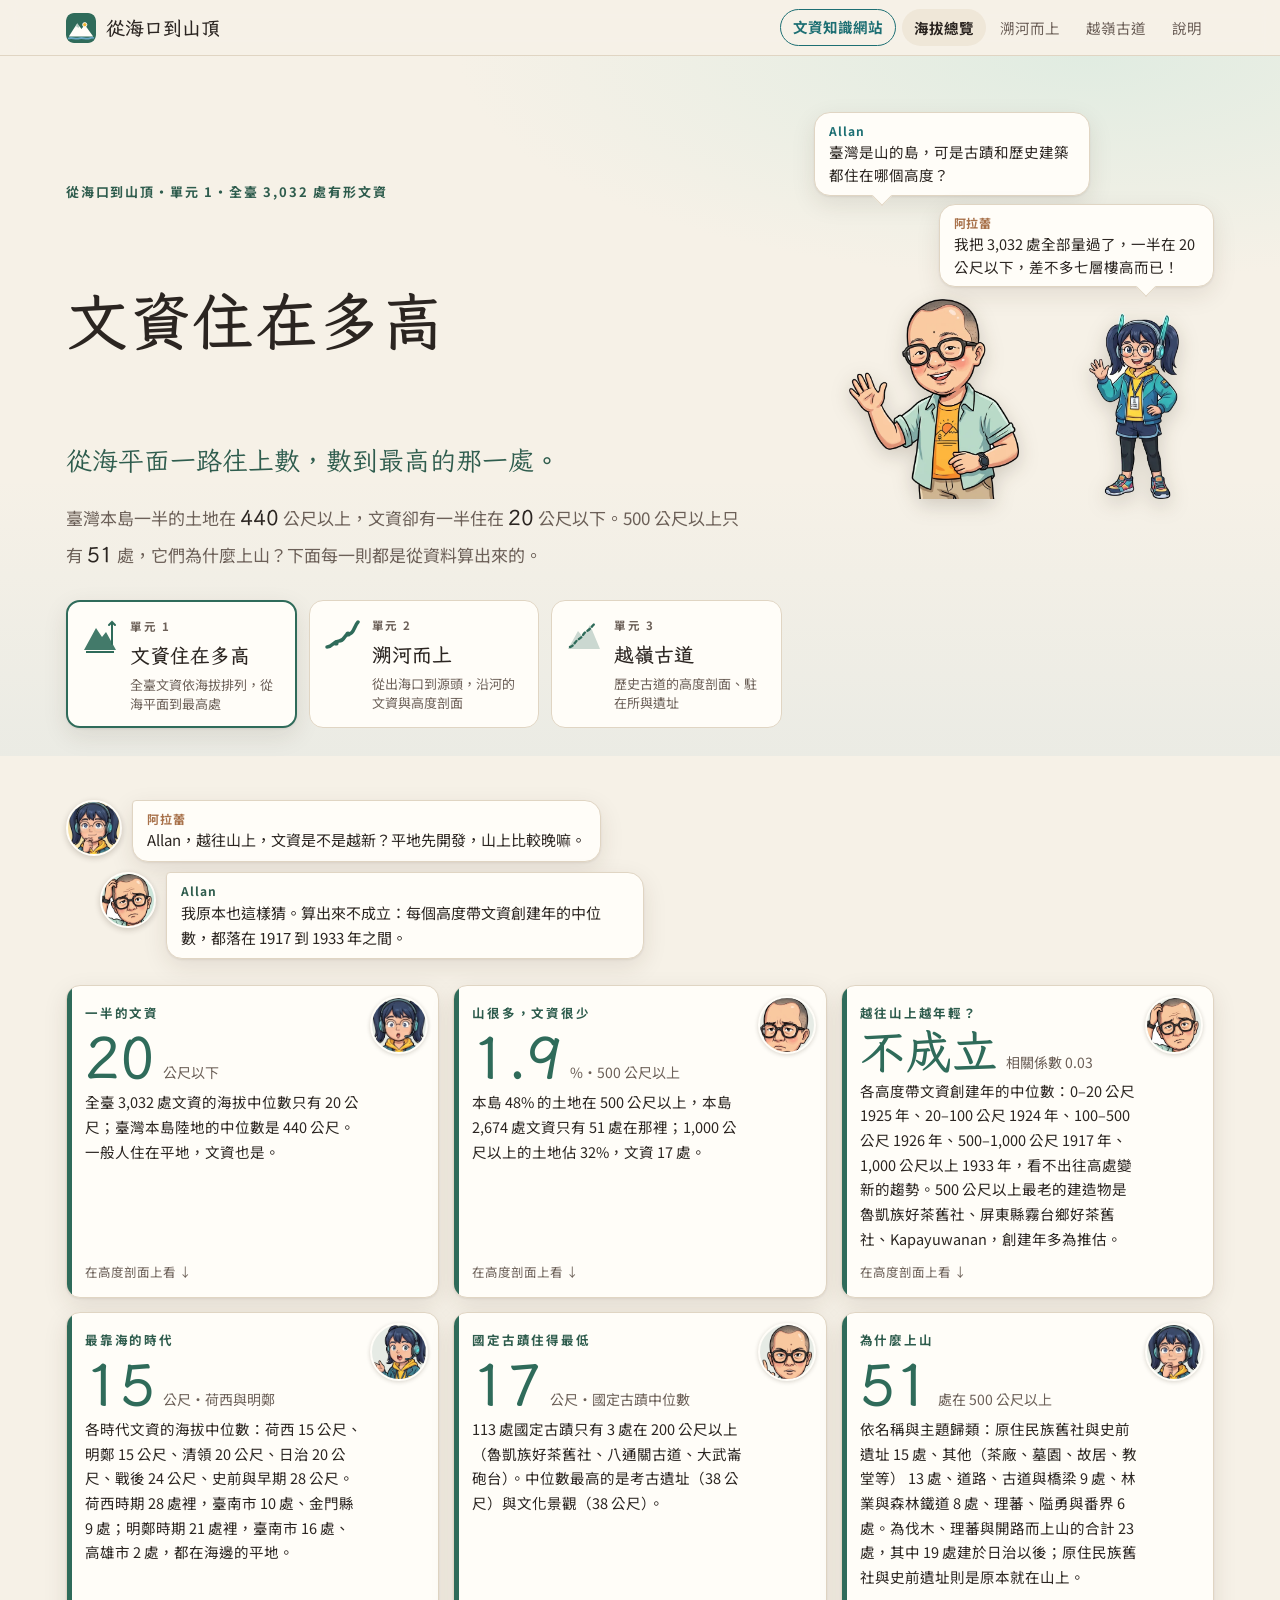
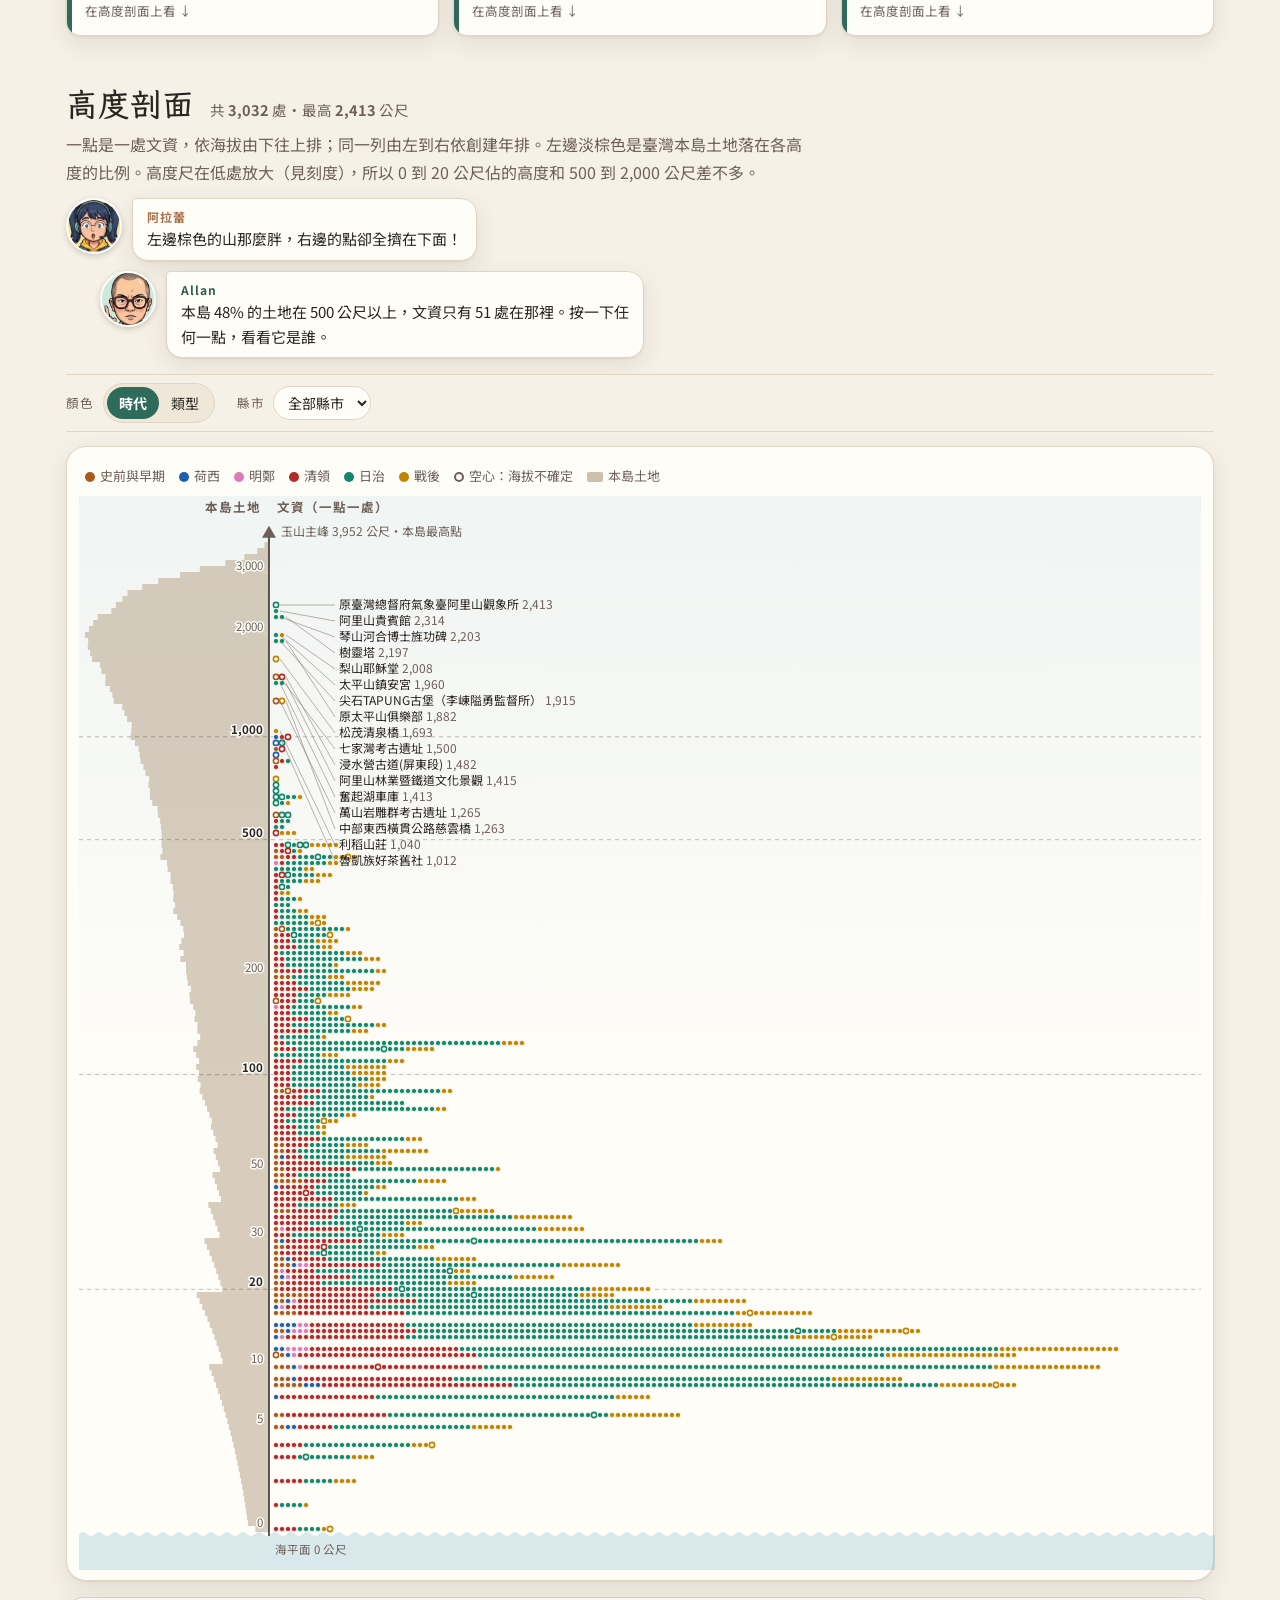
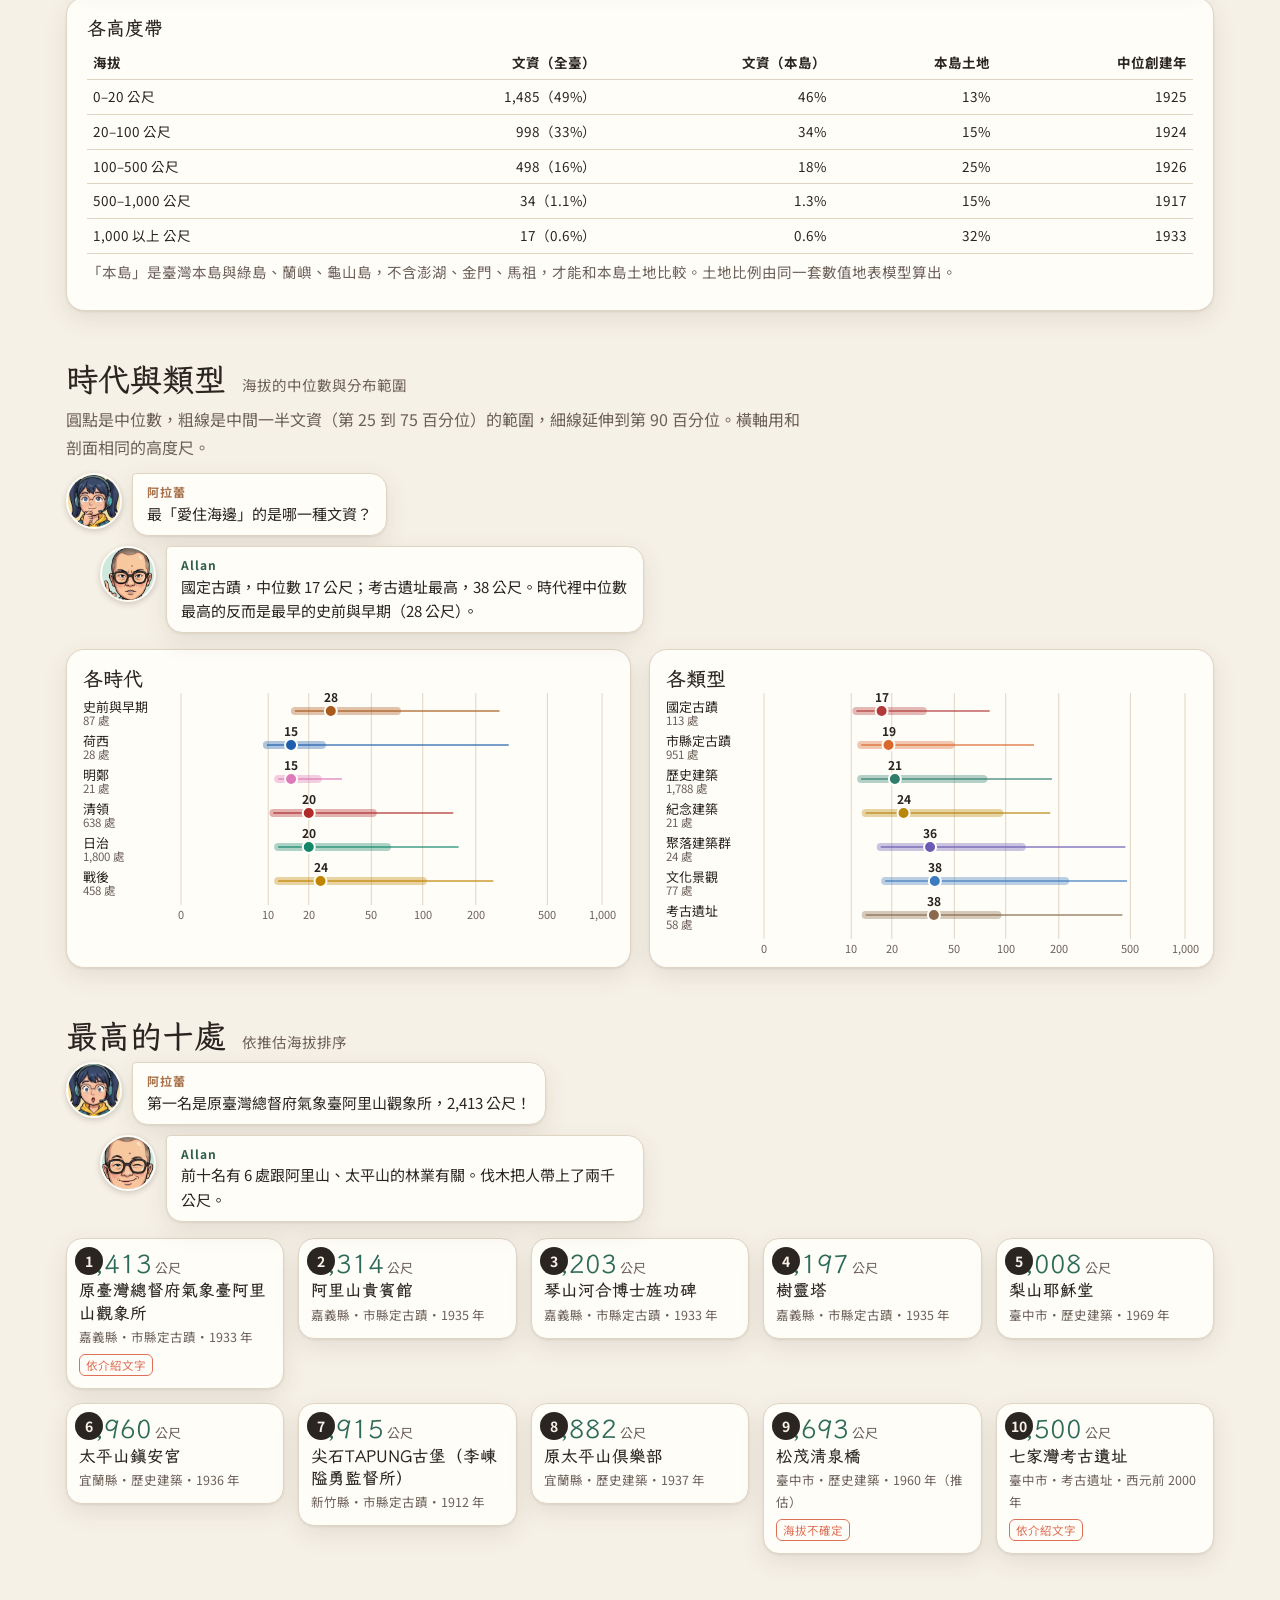
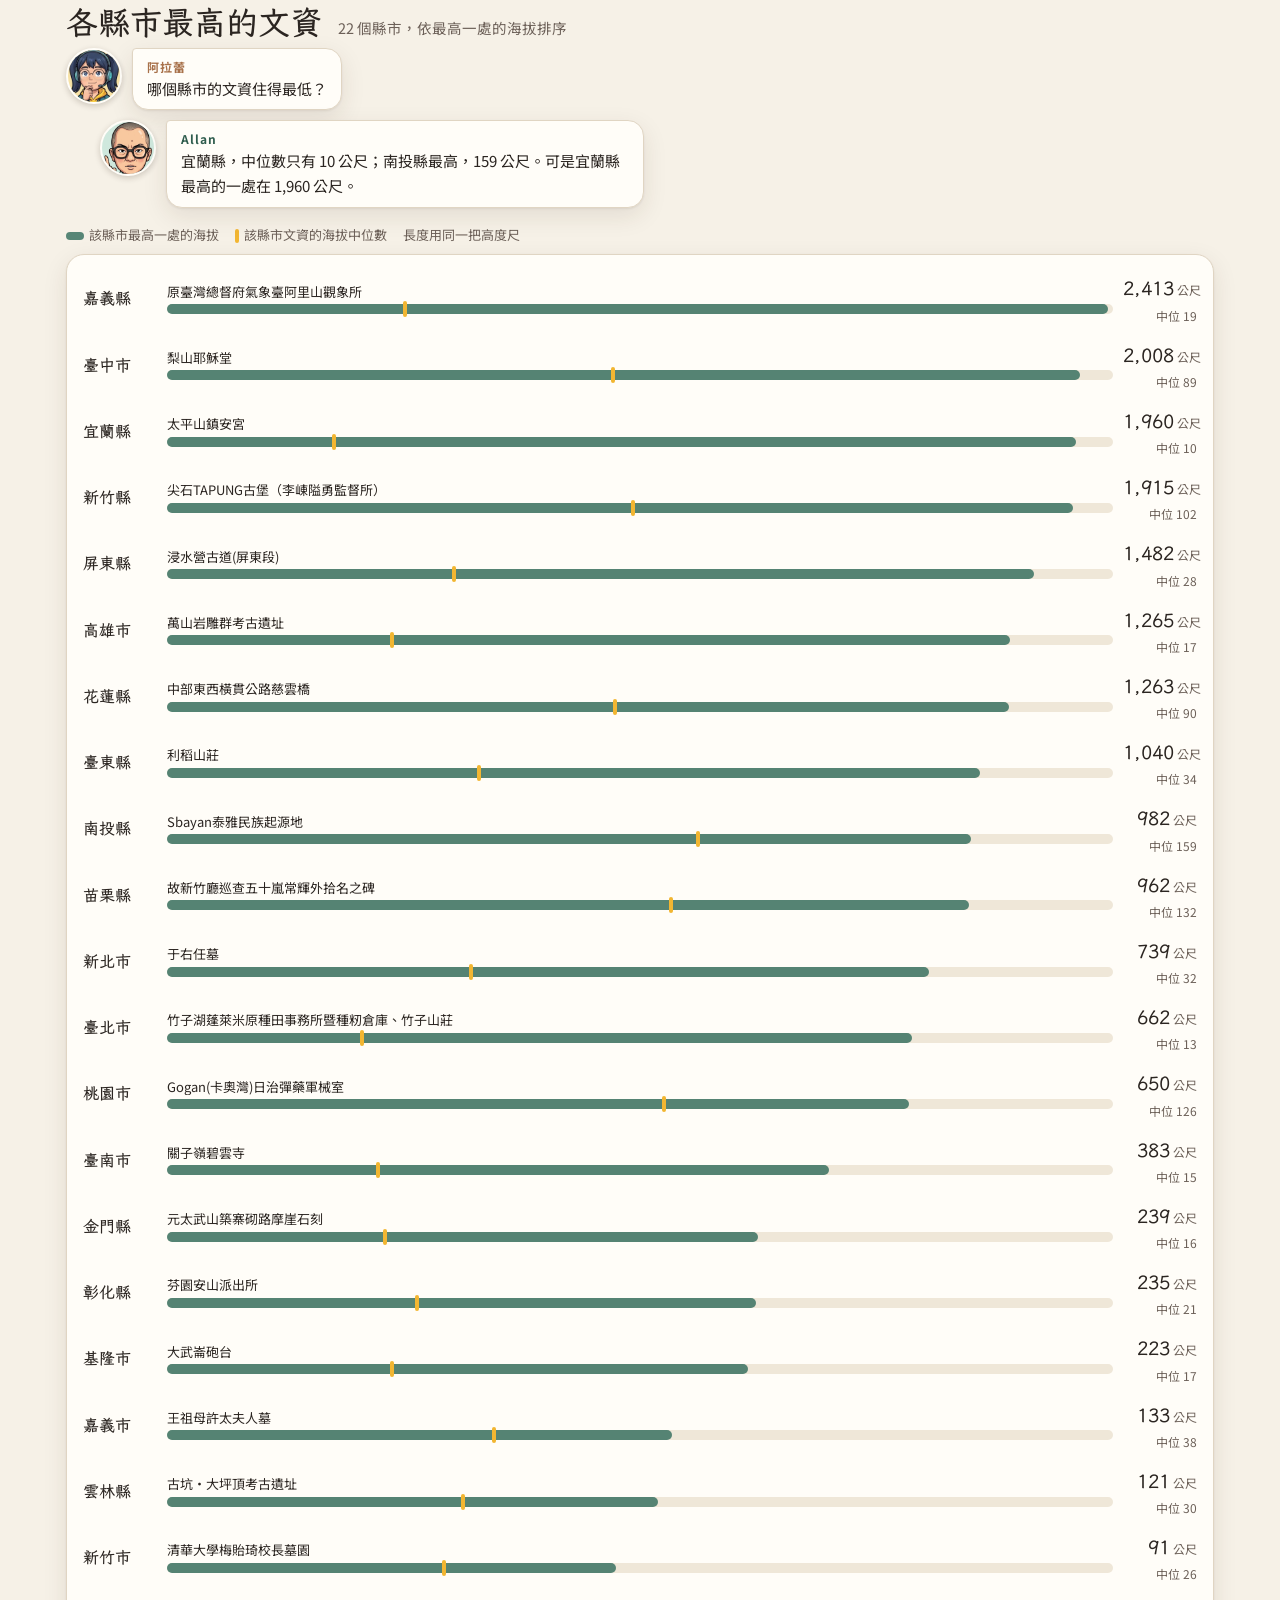
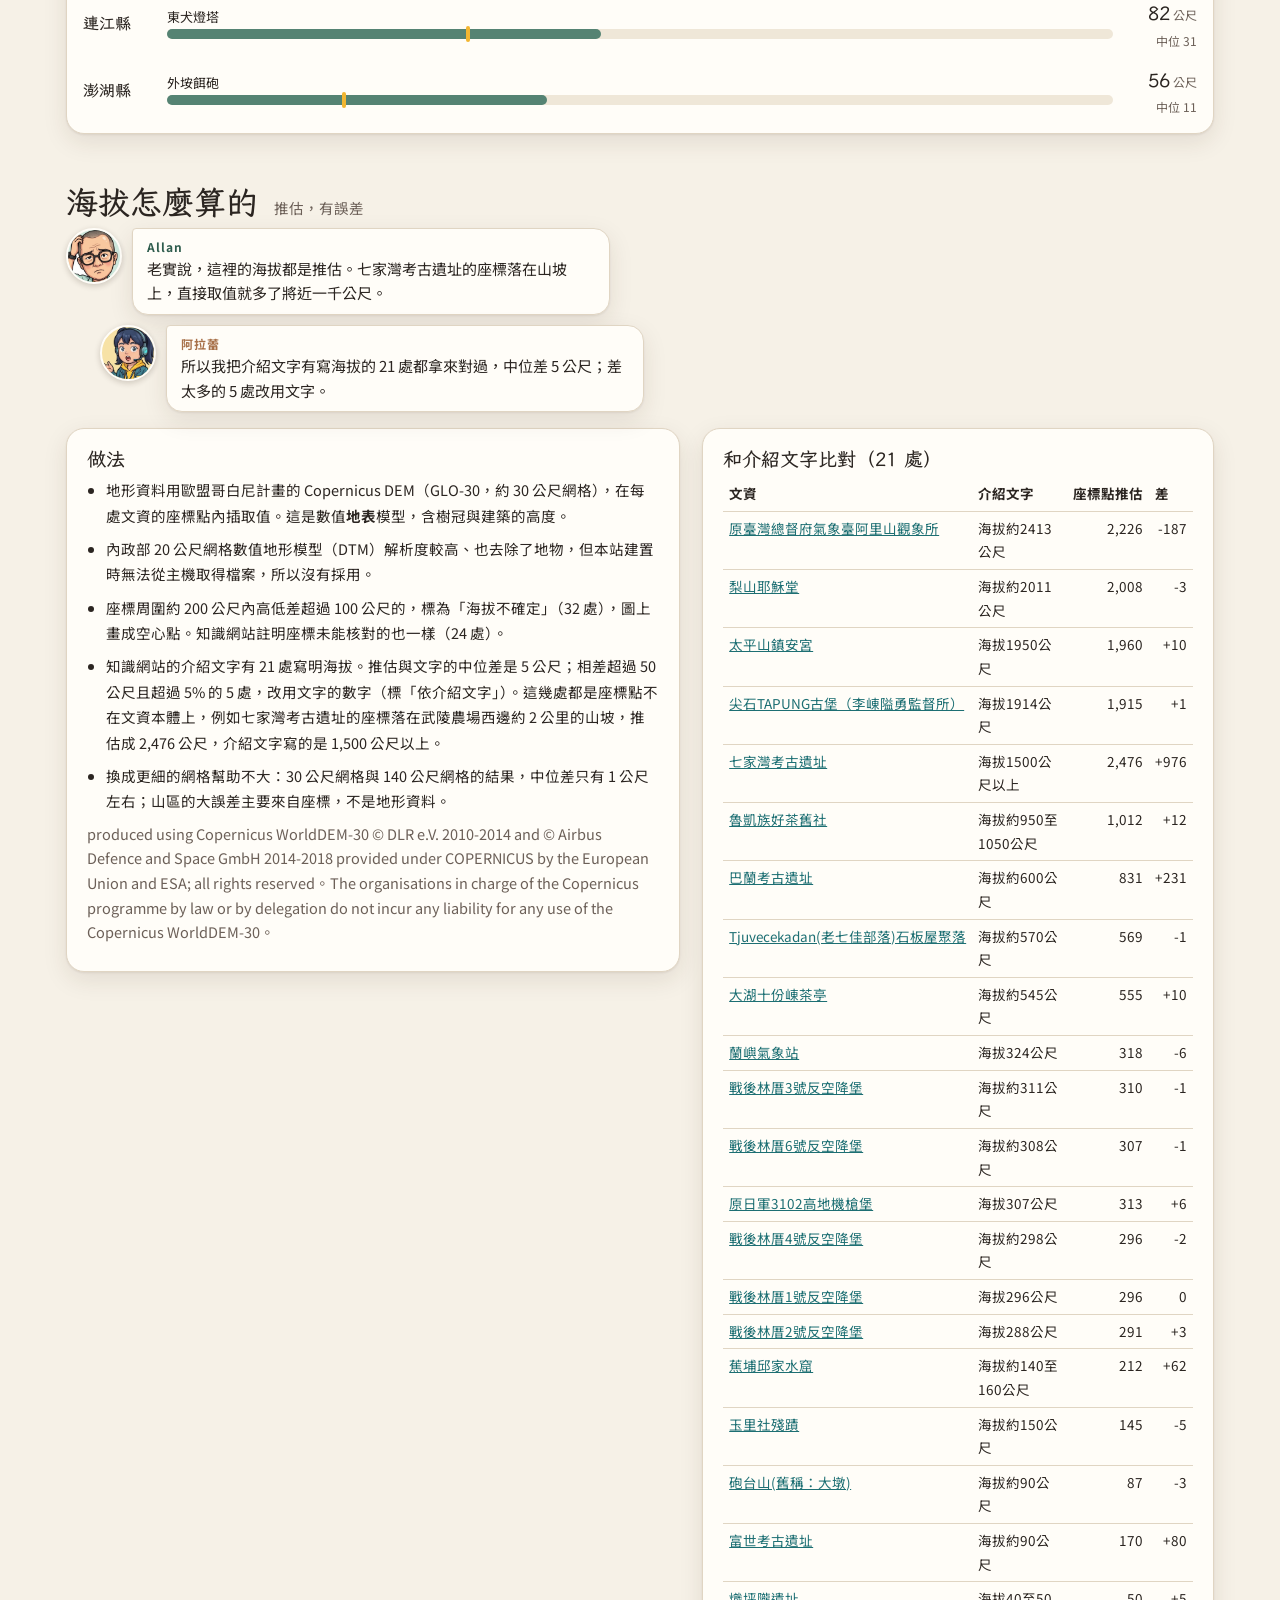
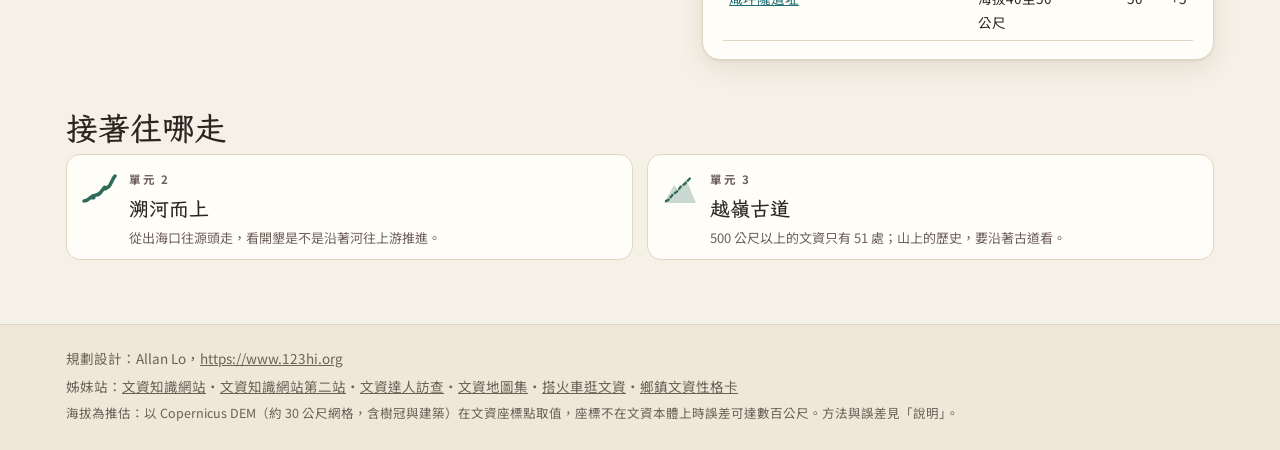
<file: index.html>
<!doctype html>
<html lang="zh-Hant-TW">
<head>
<meta charset="utf-8">
<meta name="viewport" content="width=device-width, initial-scale=1, viewport-fit=cover">
<title>從海口到山頂｜Allan 和阿拉蕾陪你看文資住在多高</title>
<meta name="description" content="全臺 3,032 處有形文化資產依海拔排列：一半住在 20 公尺以下，500 公尺以上只有 51 處。從資料看文資為什麼上山。">
<meta property="og:type" content="website">
<meta property="og:site_name" content="從海口到山頂">
<meta property="og:title" content="從海口到山頂：文資住在多高">
<meta property="og:description" content="全臺 3,032 處有形文化資產依海拔排列：一半住在 20 公尺以下，500 公尺以上只有 51 處。">
<meta property="og:url" content="https://cultural-ascent.123hi.org/">
<meta property="og:image" content="https://cultural-ascent.123hi.org/assets/og.png">
<meta property="og:image:width" content="1200">
<meta property="og:image:height" content="630">
<meta property="og:image:alt" content="Allan 和阿拉蕾站在山的剪影旁，標題：從海口到山頂，文資住在多高">
<meta property="og:locale" content="zh_TW">
<meta name="twitter:card" content="summary_large_image">
<meta name="theme-color" content="#f6f1e7" media="(prefers-color-scheme: light)">
<meta name="theme-color" content="#17130f" media="(prefers-color-scheme: dark)">
<link rel="icon" href="assets/icon.svg" type="image/svg+xml">
<link rel="preconnect" href="https://fonts.googleapis.com">
<link rel="preconnect" href="https://fonts.gstatic.com" crossorigin>
<link rel="stylesheet" href="https://fonts.googleapis.com/css2?family=LXGW+WenKai+TC:wght@400;700&family=Noto+Sans+TC:wght@400;500;700&display=swap">
<link rel="stylesheet" href="assets/css/ascent.css">
<link rel="stylesheet" href="assets/css/trail.css">
<link rel="stylesheet" href="assets/css/river.css">
</head>
<body>
<a class="skip" href="#app">跳到主要內容</a>
<header class="top">
  <div class="wrap top-in">
    <a class="brand" href="#/"><img src="assets/icon.svg" alt="" width="30" height="30"><span>從海口到山頂</span></a>
    <nav class="top-nav" aria-label="主選單">
      <a class="home-link" href="https://cultural.123hi.org/" title="Allan Lo 和你逛文化：各縣市的文資知識網站">文資知識網站</a>
      <a href="#/" data-nav="home">海拔<span class="nx">總覽</span></a>
      <a href="#/river" data-nav="river"><span class="nx">溯河而上</span><span class="ns">河流</span></a>
      <a href="#/trail" data-nav="trail"><span class="nx">越嶺</span>古道</a>
      <a href="#/about" data-nav="about">說明</a>
    </nav>
  </div>
</header>
<main id="app" tabindex="-1"><p class="loading wrap">從海平面出發中…</p></main>
<dialog id="dlg" class="dlg" aria-label="文資卡片"></dialog>
<footer class="foot">
  <div class="wrap foot-in">
    <p>規劃設計：Allan Lo，<a href="https://www.123hi.org" target="_blank" rel="noopener">https://www.123hi.org</a></p>
    <p class="foot-sis">姊妹站：<a href="https://cultural.123hi.org/" target="_blank" rel="noopener">文資知識網站</a>・<a href="https://cultural2.123hi.org/" target="_blank" rel="noopener">文資知識網站第二站</a>・<a href="https://cultural-visit.123hi.org/" target="_blank" rel="noopener">文資達人訪查</a>・<a href="https://cultural-atlas.123hi.org/" target="_blank" rel="noopener">文資地圖集</a>・<a href="https://cultural-rail.123hi.org/" target="_blank" rel="noopener">搭火車逛文資</a>・<a href="https://cultural-town.123hi.org/" target="_blank" rel="noopener">鄉鎮文資性格卡</a></p>
    <p class="foot-note">海拔為推估：以 Copernicus DEM（約 30 公尺網格，含樹冠與建築）在文資座標點取值，座標不在文資本體上時誤差可達數百公尺。方法與誤差見「說明」。</p>
  </div>
</footer>
<script src="assets/js/ascent.js" defer></script>
</body>
</html>
</file>
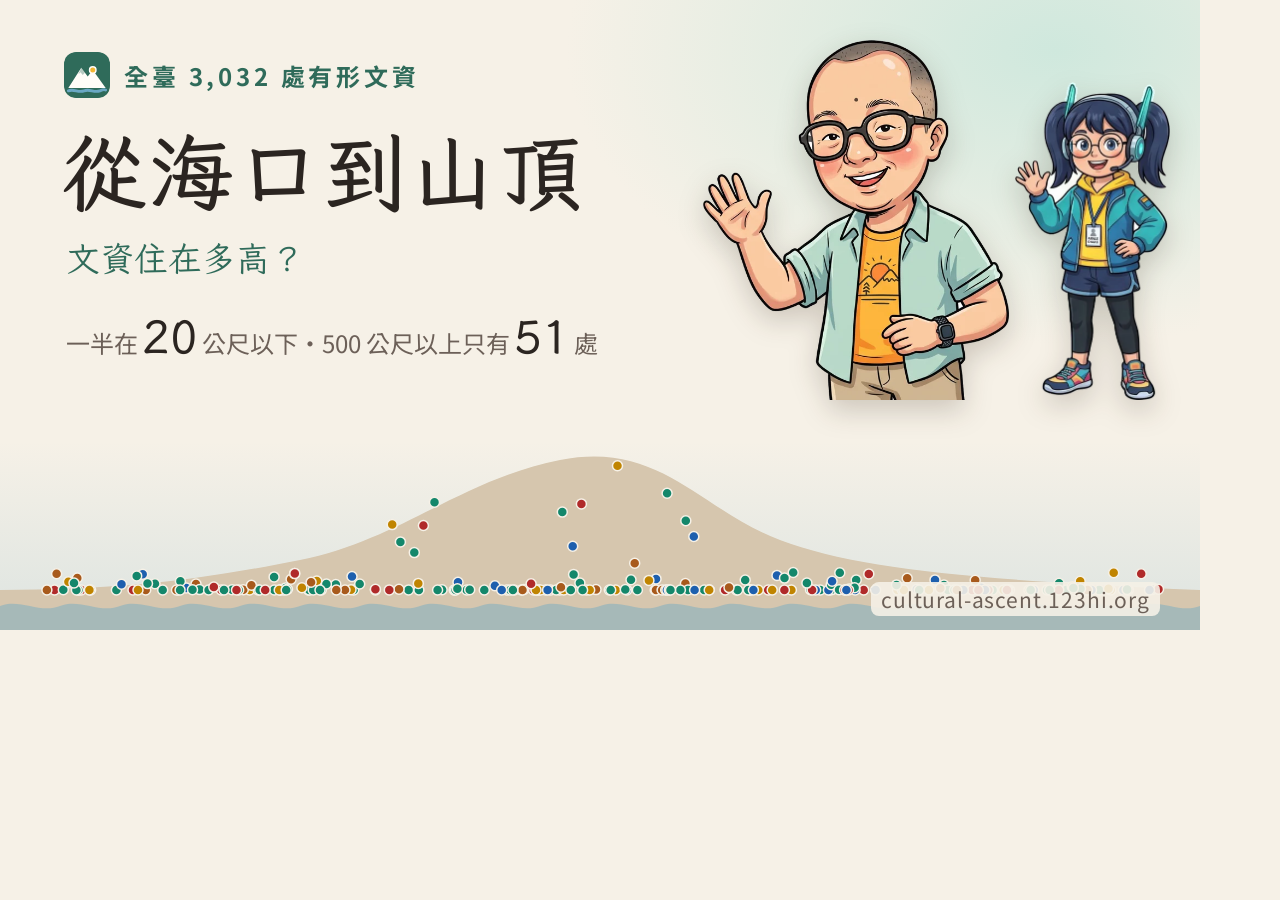
<file: tools/og.html>
<!doctype html><html lang="zh-Hant-TW"><head><meta charset="utf-8">
<!-- 分享縮圖原稿：用瀏覽器以 1200×630 開啟後截圖，存成 assets/og.png。數字改了要跟著改。 -->
<link rel="stylesheet" href="https://fonts.googleapis.com/css2?family=LXGW+WenKai+TC:wght@400;700&family=Noto+Sans+TC:wght@400;500;700&display=swap">
<style>
*{box-sizing:border-box;margin:0}
body{width:1200px;height:630px;overflow:hidden;background:#f6f1e7;font-family:"Noto Sans TC",sans-serif;color:#2b2521;position:relative}
.bg{position:absolute;inset:0;background:radial-gradient(700px 420px at 88% 8%,#cfe8dd,transparent 70%),linear-gradient(180deg,transparent 70%,rgba(106,168,196,.18))}
.k{position:absolute;left:64px;top:52px;font-size:24px;font-weight:700;letter-spacing:.16em;color:#2f6b5a;display:flex;align-items:center;gap:14px}
.k img{width:46px;height:46px;border-radius:12px}
h1{position:absolute;left:62px;top:122px;font-family:"LXGW WenKai TC",serif;font-weight:700;font-size:84px;line-height:1.2;letter-spacing:.04em}
.sub{position:absolute;left:66px;top:236px;font-family:"LXGW WenKai TC",serif;font-size:34px;color:#2f6b5a}
.big{position:absolute;left:66px;top:300px;font-size:24px;color:#6c6058;line-height:1.6}
.big b{font-family:"LXGW WenKai TC",serif;font-size:46px;color:#2b2521;margin:0 4px}
.chars{position:absolute;right:30px;top:40px;display:flex;align-items:flex-end;gap:6px;z-index:2}
.chars img{height:360px;filter:drop-shadow(0 10px 14px rgba(40,25,10,.2))}
.chars img+img{height:318px}
svg{position:absolute;left:0;bottom:0}
.url{position:absolute;right:40px;bottom:14px;background:rgba(246,241,231,.9);padding:2px 10px;border-radius:8px;font-size:21px;color:#6c6058;letter-spacing:.04em;z-index:3}
</style></head><body><div class="bg"></div>
<div class="k"><img src="../assets/icon.svg">全臺 3,032 處有形文資</div>
<h1>從海口到山頂</h1>
<p class="sub">文資住在多高？</p>
<p class="big">一半在<b>20</b>公尺以下・500 公尺以上只有<b>51</b>處</p>
<div class="chars"><img src="../assets/characters/allan-wave.webp"><img src="../assets/characters/arale-wave.webp"></div>
<svg width="1200" height="190" viewBox="0 0 1200 190" id="m"></svg>
<span class="url">cultural-ascent.123hi.org</span>
<script>
/* 山的剪影＋山腳密、山頂稀的文資點（示意） */
var s='<path d="M0 190V150C120 150 200 140 300 120S460 40 560 20 700 70 780 100 980 140 1200 150V190Z" fill="#d6c6ae"/>';
s+='<path d="M0 166c20-8 40 8 60 0s40 8 60 0 40 8 60 0 40 8 60 0 40 8 60 0 40 8 60 0 40 8 60 0 40 8 60 0 40 8 60 0 40 8 60 0 40 8 60 0 40 8 60 0 40 8 60 0 40 8 60 0 40 8 60 0 40 8 60 0 40 8 60 0 40 8 60 0 40 8 60 0 40 8 60 0V190H0Z" fill="#6aa8c4" opacity=".45"/>';
var col=['#14876b','#b02a2a','#c08400','#14876b','#14876b','#1d5fae','#a85a1c'],r=1;
function rnd(){r=(r*9301+49297)%233280;return r/233280}
for(var i=0;i<260;i++){var x=40+rnd()*1120,y=150-Math.pow(rnd(),14)*125;var top=x<300||x>780?0:1;if(y<132&&(x<380||x>760))y=132+rnd()*16;s+='<circle cx="'+x.toFixed(1)+'" cy="'+y.toFixed(1)+'" r="5" fill="'+col[i%7]+'" stroke="#f6f1e7" stroke-width="1.5"/>'}
document.getElementById('m').innerHTML=s;
</script>
</body></html>
</file>
<file: assets/css/ascent.css>
/* 從海口到山頂 — 樣式
   基底（配色變數、深色模式、頂端列、事實卡、角色對話、文資卡片、頁尾）沿用姊妹站「搭火車逛文資」rail.css，
   兩邊的共用區塊要一起改。本站加上高度剖面與海拔色票。 */
:root {
  --paper: #f6f1e7; --paper-2: #efe7d8; --card: #fffdf8; --ink: #2b2521; --muted: #6c6058; --line: #e0d5c3;
  --hinoki: #a8714a; --hinoki-2: #d9b48f; --peach: #df6f57; --mint: #cfe8dd; --sun: #f2b632; --teal: #1d6f73;
  --shadow: 0 1px 2px rgba(60, 40, 20, .08), 0 8px 24px rgba(60, 40, 20, .10);
  --shadow-lg: 0 2px 6px rgba(60, 40, 20, .10), 0 18px 48px rgba(60, 40, 20, .18);
  --c-national: #b23a3a; --c-city: #d9692b; --c-building: #2f7d6d; --c-memorial: #b8860b; --c-cluster: #6b5bb5; --c-landscape: #3b7bbf; --c-archaeo: #8a6a4a;
  --f-display: "LXGW WenKai TC", "Kaiti TC", "BiauKai", "DFKai-SB", serif;
  --f-body: "Noto Sans TC", "PingFang TC", "Microsoft JhengHei", system-ui, sans-serif;
  --r: 14px; --hdr: 56px;
  --gl: max(16px, env(safe-area-inset-left, 0px)); --gr: max(16px, env(safe-area-inset-right, 0px));
  --lc: #2f6b5a;
  --lc-soft: color-mix(in srgb, var(--lc) 12%, var(--card));
  --lc-ink: color-mix(in srgb, var(--lc) 78%, var(--ink));
}
@media (prefers-color-scheme: dark) {
  :root {
    --paper: #17130f; --paper-2: #1e1914; --card: #241e18; --ink: #efe6da; --muted: #b5a797; --line: #3a3128;
    --hinoki: #d6a27a; --hinoki-2: #6e4f37; --peach: #f08b74; --mint: #24453a; --teal: #6cc4c4;
    --shadow: 0 1px 2px rgba(0,0,0,.4), 0 8px 24px rgba(0,0,0,.35); --shadow-lg: 0 18px 48px rgba(0,0,0,.5);
    --c-national: #e8706a; --c-city: #f0975c; --c-building: #5fbfa8; --c-memorial: #dcb04a; --c-cluster: #a497e8; --c-landscape: #78aee6; --c-archaeo: #c9a47e;
    --lc-soft: color-mix(in srgb, var(--lc) 22%, var(--card));
    --lc-ink: color-mix(in srgb, var(--lc) 55%, var(--ink));
    color-scheme: dark;
  }
  body { --lc-d: color-mix(in srgb, var(--lc) 70%, #fff); }
}
*, *::before, *::after { box-sizing: border-box; }
html { -webkit-text-size-adjust: 100%; scroll-padding-top: calc(var(--hdr) + 70px); }
body { margin: 0; background: var(--paper); color: var(--ink); font-family: var(--f-body); font-size: 16px; line-height: 1.75; -webkit-font-smoothing: antialiased; overflow-x: hidden; }
img { max-width: 100%; }
a { color: var(--teal); }
h1, h2, h3 { font-family: var(--f-display); line-height: 1.25; margin: 0; text-wrap: balance; }
p { margin: 0; }
ul, ol { margin: 0; padding: 0; list-style: none; }
button { font: inherit; color: inherit; cursor: pointer; background: none; border: 0; padding: 0; }
:focus-visible { outline: 3px solid var(--sun); outline-offset: 2px; border-radius: 6px; }
[hidden] { display: none !important; }
.sr-only { position: absolute; width: 1px; height: 1px; overflow: hidden; clip: rect(0 0 0 0); white-space: nowrap; }
.wrap { max-width: 1180px; margin: 0 auto; padding-left: var(--gl); padding-right: var(--gr); }
.skip { position: absolute; left: -999px; } .skip:focus { left: 8px; top: 8px; z-index: 99; background: var(--card); padding: 8px 12px; }
.loading { padding-top: 80px; padding-bottom: 80px; color: var(--muted); }
.hint { color: var(--muted); font-size: 13.5px; line-height: 1.7; }
.kicker { font-size: 13px; letter-spacing: .14em; color: var(--lc-ink); font-weight: 700; }
.back { display: inline-block; font-size: 14px; text-decoration: none; color: var(--muted); padding: 6px 0; }
.back:hover { color: var(--ink); }
.btn { display: inline-flex; align-items: center; justify-content: center; min-height: 40px; padding: 6px 16px; border-radius: 999px; border: 1.5px solid var(--line); background: var(--card); color: var(--ink); text-decoration: none; font-size: 14.5px; font-weight: 500; transition: transform .15s, border-color .15s; }
.btn:hover { border-color: var(--lc); transform: translateY(-1px); }
.btn-solid { background: var(--ink); color: var(--paper); border-color: var(--ink); }
.link { color: var(--teal); text-decoration: underline; font-size: inherit; }

/* 頂端列 */
.top { position: sticky; top: 0; z-index: 30; height: var(--hdr); background: color-mix(in srgb, var(--paper) 88%, transparent); backdrop-filter: blur(10px); -webkit-backdrop-filter: blur(10px); border-bottom: 1px solid var(--line); }
.top-in { height: 100%; display: flex; align-items: center; justify-content: space-between; gap: 12px; }
.brand { display: flex; align-items: center; gap: 10px; text-decoration: none; color: var(--ink); font-family: var(--f-display); font-weight: 700; font-size: 19px; white-space: nowrap; }
.brand img { border-radius: 8px; }
.top-nav { display: flex; gap: 2px; }
.top-nav a { padding: 6px 12px; border-radius: 999px; text-decoration: none; color: var(--muted); font-size: 14.5px; white-space: nowrap; }
.top-nav a.cur { color: var(--ink); background: var(--paper-2); font-weight: 700; }

/* 首頁 */
.home-hero { padding: 56px 0 28px; background: radial-gradient(900px 300px at 85% 0, color-mix(in srgb, var(--mint) 55%, transparent), transparent 70%); }
.home-hero h1 { font-size: clamp(32px, 6.2vw, 62px); letter-spacing: .02em; margin: 10px 0 8px; }
.home-sub { font-family: var(--f-display); font-size: clamp(19px, 2.6vw, 26px); color: var(--lc-ink); margin-bottom: 16px; }
.lede { max-width: 40em; font-size: 17px; color: var(--muted); }
.lede b { color: var(--ink); font-family: var(--f-display); font-size: 1.25em; }
.home-lines { padding-bottom: 56px; }
.home-lines h2 { font-size: 15px; letter-spacing: .2em; color: var(--muted); margin: 28px 0 12px; font-family: var(--f-body); }
.ln-list { display: grid; grid-template-columns: repeat(auto-fill, minmax(min(100%, 340px), 1fr)); gap: 14px; }
.ln { display: block; height: 100%; padding: 16px 18px 14px; border-radius: var(--r); background: var(--card); border: 1px solid var(--line); border-left: 6px solid var(--lc); text-decoration: none; color: var(--ink); opacity: .72; }
.ln.on { opacity: 1; box-shadow: var(--shadow); transition: transform .2s, box-shadow .2s; }
.ln.on:hover { transform: translateY(-3px); box-shadow: var(--shadow-lg); }
.ln-head { display: flex; align-items: baseline; gap: 10px; flex-wrap: wrap; }
.ln-head h3 { font-size: 24px; }
.ln-route { font-size: 13.5px; color: var(--muted); display: inline-flex; align-items: center; gap: 6px; }
.ln-route i, .plate i, .tp-route i { display: inline-block; width: 18px; height: 2px; background: currentColor; position: relative; opacity: .7; }
.ln-route i::after, .plate i::after, .tp-route i::after { content: ""; position: absolute; right: 0; top: -3px; border: 4px solid transparent; border-left-color: currentColor; border-right: 0; }
.ln-go, .ln-soon { margin-left: auto; font-size: 13px; font-weight: 700; color: var(--lc-ink); }
.ln-soon { color: var(--muted); font-weight: 400; border: 1px dashed var(--line); border-radius: 999px; padding: 0 8px; }
.strip { display: block; width: 100%; height: 28px; margin: 10px 0 6px; overflow: visible; }
.strip line { stroke: var(--lc); stroke-width: 3; opacity: .35; }
.strip circle.on { fill: var(--lc); stroke: var(--card); stroke-width: 1.5; }
.strip circle.off { fill: var(--card); stroke: var(--lc); stroke-width: 1.2; opacity: .6; }
.strip circle.hs { stroke: var(--c-national); stroke-width: 2.5; }
.ln-stat { font-size: 13.5px; color: var(--muted); }
.ln-stat b { color: var(--ink); font-family: var(--f-display); font-size: 17px; }
.ln-tease { margin-top: 8px; padding-top: 8px; border-top: 1px dashed var(--line); font-size: 14px; }
.home-lines > .hint { margin-top: 18px; }

/* 路線頁：開頭 */
.lhero { padding: 20px 0 30px; background: linear-gradient(180deg, var(--lc-soft), transparent); }
.lhero h1 { display: flex; align-items: center; gap: 18px; flex-wrap: wrap; font-size: clamp(48px, 9vw, 88px); margin: 2px 0 12px; letter-spacing: .04em; }
.plate { font-style: normal; font-family: var(--f-body); font-size: 15px; font-weight: 700; letter-spacing: .08em; display: inline-flex; align-items: center; gap: 10px; padding: 6px 14px; border-radius: 8px; background: var(--lc); color: #fff; }
.facts { display: grid; grid-template-columns: repeat(3, 1fr); gap: 14px; margin-top: 26px; }
.fact { display: flex; flex-direction: column; gap: 4px; width: 100%; height: 100%; text-align: left; padding: 16px 18px 14px; border-radius: var(--r); background: var(--card); border: 1px solid var(--line); box-shadow: var(--shadow); position: relative; overflow: hidden; transition: transform .2s, box-shadow .2s; animation: rise .5s both; animation-delay: calc(var(--i) * 70ms); }
.fact::before { content: ""; position: absolute; inset: 0 auto 0 0; width: 5px; background: var(--lc); }
.fact:hover { transform: translateY(-3px); box-shadow: var(--shadow-lg); }
.fact-k { font-size: 12.5px; letter-spacing: .14em; font-weight: 700; color: var(--lc-ink); }
.fact-big { display: flex; align-items: baseline; gap: 8px; flex-wrap: wrap; }
.fact-big b { font-family: var(--f-display); font-size: 58px; line-height: 1; color: var(--lc-d, var(--lc)); font-variant-numeric: tabular-nums; }
.fact-big i { font-style: normal; font-size: 14px; color: var(--muted); }
.fact-t { font-size: 14.5px; line-height: 1.7; }
.fact-go { margin-top: auto; padding-top: 6px; font-size: 12.5px; color: var(--muted); }
.fact:hover .fact-go { color: var(--lc-ink); }
@keyframes rise { from { opacity: 0; transform: translateY(12px); } }

/* 篩選列 */
.flt-bar { position: sticky; top: var(--hdr); z-index: 20; background: color-mix(in srgb, var(--paper) 92%, transparent); backdrop-filter: blur(10px); -webkit-backdrop-filter: blur(10px); border-block: 1px solid var(--line); }
.flt { display: flex; gap: 6px 22px; padding-top: 8px; padding-bottom: 8px; overflow-x: auto; scrollbar-width: none; }
.flt::-webkit-scrollbar { display: none; }
.flt-g { display: flex; align-items: center; gap: 6px; flex: none; }
.flt-l { font-size: 12.5px; color: var(--muted); letter-spacing: .1em; margin-right: 2px; }
.seg { display: inline-flex; padding: 3px; border-radius: 999px; background: var(--paper-2); border: 1px solid var(--line); }
.seg button { min-width: 52px; min-height: 32px; padding: 0 12px; border-radius: 999px; font-size: 14px; font-variant-numeric: tabular-nums; }
.seg button[aria-pressed="true"] { background: var(--lc); color: #fff; font-weight: 700; }
.chip { display: inline-flex; align-items: center; gap: 6px; min-height: 34px; padding: 0 12px; border-radius: 999px; border: 1px solid var(--line); background: var(--card); font-size: 14px; white-space: nowrap; }
.chip[aria-pressed="true"] { background: var(--ink); color: var(--paper); border-color: var(--ink); }
.lvd { display: inline-block; width: 9px; height: 9px; border-radius: 50%; background: var(--lvc); flex: none; }
.lv0, .lvc0 { --lvc: var(--c-national); } .lv1, .lvc1 { --lvc: var(--c-city); } .lv2, .lvc2 { --lvc: var(--c-building); } .lv3, .lvc3 { --lvc: var(--c-memorial); }
.lv4, .lvc4 { --lvc: var(--c-cluster); } .lv5, .lvc5 { --lvc: var(--c-landscape); } .lv6, .lvc6 { --lvc: var(--c-archaeo); }
/* 票卡樣式（沒有照片時） */
.tk { display: flex; flex-direction: column; align-items: center; justify-content: center; gap: 2px; color: #fff; background:
  radial-gradient(circle at 0 50%, var(--card) 7px, transparent 7.5px), radial-gradient(circle at 100% 50%, var(--card) 7px, transparent 7.5px),
  repeating-linear-gradient(135deg, rgba(255,255,255,.07) 0 6px, transparent 6px 12px), var(--lvc); }
.tk b { font-family: var(--f-display); font-size: 22px; line-height: 1; letter-spacing: .02em; }
.tk i { font-style: normal; font-size: 11px; opacity: .9; letter-spacing: .2em; padding-left: .2em; }
@media (prefers-color-scheme: dark) { .tk { color: #17130f; } }
.cards { display: grid; gap: 18px; }
.card { display: grid; grid-template-columns: minmax(200px, 42%) 1fr; background: var(--card); border: 1px solid var(--line); border-radius: 18px; overflow: hidden; box-shadow: var(--shadow); animation: rise .5s both; animation-delay: calc(min(var(--i), 8) * 60ms); transition: box-shadow .2s, border-color .2s; }
.card.hot { border-color: var(--sun); box-shadow: var(--shadow-lg); }
.card.is-st { border: 2px solid var(--lvc); }
.card-ph { position: relative; margin: 0; min-height: 220px; background: var(--paper-2); }
.card-ph > img, .card-ph > .tk { position: absolute; inset: 0; width: 100%; height: 100%; object-fit: cover; }
.card-ph > .tk b { font-size: 64px; } .card-ph > .tk i { font-size: 15px; }
.card-ph > .tk { background: radial-gradient(circle at 0 50%, var(--card) 13px, transparent 13.5px), radial-gradient(circle at 100% 50%, var(--card) 13px, transparent 13.5px), repeating-linear-gradient(135deg, rgba(255,255,255,.07) 0 10px, transparent 10px 20px), var(--lvc); }
.card-no { position: absolute; left: 10px; top: 10px; width: 30px; height: 30px; border-radius: 50%; display: grid; place-items: center; background: var(--lvc); color: #fff; font-weight: 700; font-size: 14px; border: 2px solid var(--card); }
.card-ph.nophoto .card-no { background: var(--card); color: var(--lvc); }
.card-ph figcaption { position: absolute; left: 0; right: 0; bottom: 0; padding: 18px 10px 6px; font-size: 11.5px; line-height: 1.4; color: #fff; background: linear-gradient(transparent, rgba(0,0,0,.62)); }
.card-ph figcaption a { color: #fff; }
.card-b { padding: 16px 20px 16px; display: flex; flex-direction: column; gap: 8px; min-width: 0; }
.card-st { display: inline-flex; align-items: center; gap: 5px; align-self: flex-start; padding: 1px 10px 1px 8px; border-radius: 999px; background: var(--lvc); color: #fff; font-size: 12.5px; font-weight: 700; }
.card-meta { display: flex; flex-wrap: wrap; align-items: center; gap: 4px 10px; font-size: 13px; color: var(--muted); }
.lvt { color: var(--lvc); font-weight: 700; border: 1.5px solid var(--lvc); border-radius: 6px; padding: 0 7px; line-height: 1.6; }
.card h3 { font-size: 23px; }
.card-s { font-size: 15.5px; }
.card-f { display: flex; gap: 26px; margin: 4px 0 0; padding-top: 10px; border-top: 1px dashed var(--line); }
.card-f dt { font-size: 12px; color: var(--muted); letter-spacing: .1em; }
.card-f dd { margin: 0; font-size: 14px; }
.card-f b { font-family: var(--f-display); font-size: 28px; line-height: 1.1; color: var(--lc-d, var(--lc)); margin-right: 2px; }
.card-f small { margin-left: 8px; color: var(--muted); font-size: 12.5px; }
.card-a { display: flex; flex-wrap: wrap; gap: 8px; margin-top: auto; padding-top: 6px; }
@media (prefers-color-scheme: dark) { .card-no, .card-st, .st-flag { color: #17130f; } }
.empty-page, .about { padding-top: 48px; padding-bottom: 64px; max-width: 760px; }
.empty-page h1, .about h1 { font-size: 40px; margin-bottom: 14px; }
.empty-page p { margin-bottom: 16px; }
.about h2 { font-size: 22px; margin: 26px 0 6px; } .about p { margin-bottom: 8px; }

/* 頁尾 */
.foot { border-top: 1px solid var(--line); background: var(--paper-2); padding: 22px 0 26px; font-size: 13.5px; color: var(--muted); }
.foot-in { display: grid; gap: 4px; }
.foot a { color: inherit; }
.foot-note { font-size: 12.5px; }

@media (prefers-reduced-motion: reduce) {
  *, *::before, *::after { animation: none !important; transition: none !important; }
}
/* 排行榜 */
.rk-grid { display: grid; grid-template-columns: repeat(auto-fit, minmax(min(100%, 340px), 1fr)); gap: 22px; padding-bottom: 56px; align-items: start; }
.rk { background: var(--card); border: 1px solid var(--line); border-radius: 18px; padding: 18px 12px 10px; box-shadow: var(--shadow); }
.rk h2 { font-size: 24px; padding: 0 8px; } .rk > .hint { padding: 0 8px 8px; }
.rk-all { grid-column: 1 / -1; } .rk-all ol { display: grid; grid-template-columns: repeat(auto-fill, minmax(min(100%, 320px), 1fr)); column-gap: 14px; }
.rk a { display: grid; grid-template-columns: 30px 1fr auto; gap: 10px; align-items: center; padding: 8px; border-radius: 12px; text-decoration: none; color: var(--ink); }
.rk a:hover { background: var(--paper-2); }
.rk-n { font-family: var(--f-display); font-size: 18px; color: var(--muted); text-align: center; }
.rk li:first-child .rk-n { width: 30px; height: 30px; border-radius: 50%; background: var(--sun); color: #2b2521; display: grid; place-items: center; font-weight: 700; }
.rk-m { min-width: 0; display: flex; flex-direction: column; line-height: 1.4; }
.rk-m b { font-family: var(--f-display); font-size: 20px; }
.rk li:first-child .rk-m b { font-size: 26px; }
.rk-m small { color: var(--muted); font-size: 12.5px; }
.rk-bar { display: block; height: 6px; width: var(--w); margin-top: 4px; border-radius: 999px; background: var(--lc-d, var(--lc)); }
.rk-v { font-size: 12.5px; color: var(--muted); white-space: nowrap; text-align: right; }
.rk-v b { font-family: var(--f-display); font-size: 24px; color: var(--ink); margin-right: 3px; font-variant-numeric: tabular-nums; }
.rk-all .rk-v b { color: var(--lvc); }
@media (prefers-color-scheme: dark) { .rk li { --lc-d: color-mix(in srgb, var(--lc) 70%, #fff); } }
/* Allan 和阿拉蕾 */
.say { display: flex; align-items: flex-start; gap: 10px; max-width: 34em; }
.say img { width: 56px; height: 56px; flex: none; border-radius: 50%; object-fit: cover; object-position: 50% 12%; background: var(--mint); border: 2.5px solid var(--card); box-shadow: 0 2px 6px rgba(40, 25, 10, .2); }
.say-R img { background: #f7e2a6; }
.say p { position: relative; background: var(--card); border: 1.5px solid var(--line); border-radius: 4px 16px 16px 16px; padding: 8px 14px; font-size: 15px; line-height: 1.65; box-shadow: var(--shadow); }
.say p b { display: block; font-size: 12px; letter-spacing: .08em; color: var(--lc-ink); }
.say-R p b { color: var(--hinoki); }
.talk { display: grid; gap: 10px; margin-top: 18px; }
.talk .say:nth-child(2) { margin-left: 34px; animation: rise .5s .25s both; }
.talk .say:first-child { animation: rise .5s both; }
.fact { padding-right: 76px; }
.fact-face { position: absolute; right: 10px; top: 10px; width: 58px; height: 58px; border-radius: 50%; object-fit: cover; object-position: 50% 12%; background: var(--lc-soft); border: 2px solid var(--card); box-shadow: 0 1px 4px rgba(40, 25, 10, .18); transition: transform .25s; }
.fact:hover .fact-face { transform: rotate(-6deg) scale(1.1); }
.home-hero.has-duo .wrap { position: relative; display: grid; grid-template-columns: minmax(0, 1fr) minmax(300px, 400px); column-gap: 32px; align-items: end; }
.home-hero.has-duo .wrap > :not(.duo) { grid-column: 1; }
.duo { grid-column: 2 !important; grid-row: 1 / span 3; display: flex; flex-direction: column; gap: 6px; }
.duo-b { display: grid; gap: 8px; }
.bub { position: relative; background: var(--card); border: 1.5px solid var(--line); border-radius: 16px; padding: 8px 14px; font-size: 14.5px; line-height: 1.6; box-shadow: var(--shadow); max-width: 19em; animation: rise .5s both; }
.bub b { display: block; font-size: 12px; letter-spacing: .08em; color: var(--teal); }
.bub-R { justify-self: end; animation-delay: .35s; } .bub-R b { color: var(--hinoki); }
.bub::after { content: ""; position: absolute; bottom: -8px; width: 14px; height: 14px; background: var(--card); border: solid var(--line); border-width: 0 1.5px 1.5px 0; transform: rotate(45deg); }
.bub-A::after { left: 22%; } .bub-R::after { right: 22%; }
.duo-p { display: flex; justify-content: space-around; align-items: flex-end; margin-top: 6px; }
.duo-p img { height: 200px; width: auto; filter: drop-shadow(0 6px 10px rgba(40, 25, 10, .18)); transform-origin: 50% 100%; animation: sway 4s ease-in-out infinite; }
.duo-p img + img { height: 186px; animation-delay: -2s; }
@keyframes sway { 50% { transform: rotate(1.6deg); } }
.tp header { position: relative; } .tp-char { position: absolute; right: 18px; bottom: 0; height: 120px; width: auto; }
.st-sum .say { margin-block: 2px; }
.empty-page .say { margin-bottom: 18px; }
@media (max-width: 860px) {
  .home-hero.has-duo .wrap { display: block; }
  .duo { margin-top: 22px; max-width: 420px; }
  .duo-p img { height: 150px; } .duo-p img + img { height: 140px; }
}
@media (max-width: 640px) {
  .talk .say:nth-child(2) { margin-left: 16px; }
  .say img { width: 48px; height: 48px; }
  .tp-char { height: 84px; right: 8px; }
  .fact-face { width: 50px; height: 50px; }
}
@media (max-width: 640px) { .tp-nums { padding-right: 78px; gap: 18px; } .tp-nums b { font-size: 24px; } .tp-char { height: 76px; right: 4px; } }

/* 回文資知識網站的按鈕 */
.top-nav a.home-link { color: var(--teal); border: 1.5px solid var(--teal); font-weight: 700; padding: 4px 12px; margin-right: 4px; }
.top-nav a.home-link:hover, .top-nav a.home-link:focus-visible { background: var(--teal); color: var(--paper); }
@media (max-width: 640px) { .top-nav a.home-link { padding: 3px 8px; margin-right: 2px; } }
@media (max-width: 640px) { /* 手機：頂端列分兩行，站名一行、功能表一行 */
  :root { --hdr: 90px; }
  .top-in { flex-wrap: wrap; align-content: center; gap: 2px 12px; }
  .top-nav { flex: 1 0 100%; margin-left: -6px; }
}

/* ===== 從海口到山頂：本站專用 ===== */
:root {
  --e0: #a85a1c; --e1: #1d5fae; --e2: #de7ab9; --e3: #b02a2a; --e4: #14876b; --e5: #c08400;
  --land: #b9a68c; --sea: #6aa8c4; --dotring: var(--card);
}
@media (prefers-color-scheme: dark) {
  :root { --e0: #bb7438; --e1: #3866bb; --e2: #cc72b2; --e3: #d0443f; --e4: #22977a; --e5: #b98b18; --land: #6e5d48; --sea: #2f6f8c; }
}
.ev0 { --dc: var(--e0); } .ev1 { --dc: var(--e1); } .ev2 { --dc: var(--e2); } .ev3 { --dc: var(--e3); } .ev4 { --dc: var(--e4); } .ev5 { --dc: var(--e5); }
.lv0 { --dc: var(--c-national); } .lv1 { --dc: var(--c-city); } .lv2 { --dc: var(--c-building); } .lv3 { --dc: var(--c-memorial); }
.lv4 { --dc: var(--c-cluster); } .lv5 { --dc: var(--c-landscape); } .lv6 { --dc: var(--c-archaeo); }
.home-hero { background: radial-gradient(900px 320px at 85% 0, color-mix(in srgb, var(--mint) 55%, transparent), transparent 70%), linear-gradient(180deg, transparent 60%, color-mix(in srgb, var(--sea) 8%, transparent)); }
.units { display: grid; grid-template-columns: repeat(3, 1fr); gap: 12px; margin: 26px 0 0; }
.unit { position: relative; display: flex; flex-direction: column; gap: 2px; padding: 14px 16px 12px 62px; border-radius: var(--r); background: var(--card); border: 1px solid var(--line); text-decoration: none; color: var(--ink); min-height: 92px; }
.unit svg { position: absolute; left: 14px; top: 16px; width: 36px; height: 36px; color: var(--lc-d, var(--lc)); }
.unit b { font-family: var(--f-display); font-size: 20px; }
.unit small { font-size: 13px; color: var(--muted); line-height: 1.5; }
.unit .u-no { font-size: 11.5px; letter-spacing: .14em; color: var(--muted); font-weight: 700; }
.unit.cur { border: 2px solid var(--lc); box-shadow: var(--shadow); }
.unit.soon { opacity: .75; border-style: dashed; }
.unit.soon .u-no::after { content: "・製作中"; }
a.unit:hover { box-shadow: var(--shadow-lg); transform: translateY(-2px); transition: transform .2s, box-shadow .2s; }
.sec { padding-top: 40px; padding-bottom: 8px; }
.sec-h { display: flex; align-items: baseline; gap: 6px 16px; flex-wrap: wrap; margin-bottom: 6px; }
.sec-h h2 { font-size: clamp(26px, 3.4vw, 32px); }
.sec-h p { color: var(--muted); font-size: 14.5px; }
.sec-lede { color: var(--muted); max-width: 46em; margin-bottom: 12px; }
.fact-big b.word { font-size: 46px; }

/* 高度剖面 */
.pf-bar { position: sticky; top: var(--hdr); z-index: 20; background: color-mix(in srgb, var(--paper) 92%, transparent); backdrop-filter: blur(10px); -webkit-backdrop-filter: blur(10px); border-block: 1px solid var(--line); margin-top: 14px; }
.pf-bar .flt { align-items: center; }
.pf-bar select { font: inherit; font-size: 14px; min-height: 34px; padding: 0 10px; border-radius: 999px; border: 1px solid var(--line); background: var(--card); color: var(--ink); }
.pf-wrap { position: relative; margin-top: 14px; padding: 16px 12px 10px; border-radius: 20px; background: var(--card); border: 1px solid var(--line); box-shadow: var(--shadow); }
.pf { display: block; width: 100%; overflow: visible; user-select: none; -webkit-user-select: none; }
.pf .sky { fill: url(#skyg); }
.pf .landa { fill: var(--land); opacity: .55; }
.pf .landl { fill: none; stroke: var(--land); stroke-width: 1.5; }
.pf .seaf { fill: var(--sea); opacity: .25; }
.pf .axis { stroke: var(--ink); stroke-width: 1.5; }
.pf .tick line { stroke: var(--line); stroke-width: 1; }
.pf .tick text, .pf .lbl { font-size: 11.5px; fill: var(--muted); font-variant-numeric: tabular-nums; }
.pf .tick.major line { stroke: color-mix(in srgb, var(--ink) 30%, transparent); stroke-dasharray: 4 4; }
.pf .tick.major text { fill: var(--ink); font-weight: 700; }
.pf .bandt { font-size: 12px; fill: var(--muted); }
.pf .bandt tspan.b { fill: var(--ink); font-weight: 700; font-family: var(--f-display); font-size: 14px; }
.pf .hd { font-size: 12.5px; font-weight: 700; fill: var(--muted); letter-spacing: .08em; }
.pf .peak { font-size: 12px; fill: var(--muted); }
.pf .peak-m { fill: var(--muted); }
.pf .dot { fill: var(--dc); stroke: var(--dotring); stroke-width: .8; cursor: pointer; transition: opacity .25s; }
.pf .dot.u { fill: var(--card); stroke: var(--dc); stroke-width: 1.6; }
.pf.hl-on .dot:not(.hl) { opacity: .13; }
.pf .dot.hl { stroke: var(--ink); stroke-width: 1; }
.pf .dot.hot { stroke: var(--sun); stroke-width: 3; }
.pf .tag { font-size: 12px; fill: var(--ink); cursor: pointer; }
.pf .tag tspan { fill: var(--muted); }
.pf .tag-l { stroke: var(--muted); stroke-width: .8; fill: none; opacity: .6; }
.pf .medl { stroke: var(--sun); stroke-width: 2.5; }
.pf .medt { font-size: 12px; font-weight: 700; fill: var(--ink); paint-order: stroke; stroke: var(--card); stroke-width: 4px; }
.pf-legend { display: flex; flex-wrap: wrap; gap: 4px 14px; font-size: 13px; color: var(--muted); padding: 2px 6px 8px; }
.pf-legend span { display: inline-flex; align-items: center; gap: 5px; }
.pf-legend i { width: 10px; height: 10px; border-radius: 50%; background: var(--dc); }
.pf-legend i.u { background: var(--card); border: 2px solid var(--muted); }
.pf-legend i.land { border-radius: 2px; background: var(--land); opacity: .7; width: 16px; }
.tip { position: absolute; z-index: 5; pointer-events: none; max-width: 260px; background: var(--ink); color: var(--paper); border-radius: 10px; padding: 6px 10px; font-size: 13px; line-height: 1.5; box-shadow: var(--shadow-lg); transform: translate(-50%, calc(-100% - 12px)); }
.tip b { font-family: var(--f-display); font-size: 15px; display: block; }
.pf-sum { font-size: 14.5px; color: var(--muted); }
.pf-sum b { color: var(--ink); font-family: var(--f-display); font-size: 18px; }

/* 時代、類型的比較 */
.cmp-grid { display: grid; grid-template-columns: 1fr 1fr; gap: 18px; }
.cmp { background: var(--card); border: 1px solid var(--line); border-radius: 18px; padding: 16px 16px 10px; box-shadow: var(--shadow); }
.cmp h3 { font-size: 20px; margin-bottom: 2px; }
.cmp svg { display: block; width: 100%; overflow: visible; }
.cmp .rl { font-size: 13px; fill: var(--ink); }
.cmp .rn { font-size: 11.5px; fill: var(--muted); }
.cmp .iqr { stroke: var(--dc); stroke-width: 8; stroke-linecap: round; opacity: .35; }
.cmp .p90 { stroke: var(--dc); stroke-width: 2; opacity: .6; }
.cmp .md { fill: var(--dc); stroke: var(--card); stroke-width: 2; }
.cmp .mv { font-size: 12px; font-weight: 700; fill: var(--ink); }
.cmp .gx line { stroke: var(--line); } .cmp .gx text { font-size: 11px; fill: var(--muted); text-anchor: middle; }

/* 縣市最高 */
.cty { background: var(--card); border: 1px solid var(--line); border-radius: 18px; padding: 10px 8px; box-shadow: var(--shadow); }
.cty li button { display: grid; grid-template-columns: 4.6em minmax(0, 1fr) 4.6em; gap: 10px; align-items: center; width: 100%; text-align: left; padding: 6px 8px; border-radius: 10px; }
.cty li button:hover { background: var(--paper-2); }
.cty-c { font-family: var(--f-display); font-weight: 700; font-size: 16px; }
.cty-m { min-width: 0; display: flex; flex-direction: column; line-height: 1.35; }
.cty-m small { font-size: 13px; color: var(--ink); white-space: nowrap; overflow: hidden; text-overflow: ellipsis; }
.cty-bar { position: relative; height: 10px; margin-top: 4px; border-radius: 999px; background: var(--paper-2); }
.cty-bar i { position: absolute; left: 0; top: 0; bottom: 0; width: var(--w); border-radius: 999px; background: var(--lc-d, var(--lc)); opacity: .8; }
.cty-bar em { position: absolute; top: -3px; width: 4px; height: 16px; margin-left: -2px; left: var(--m); border-radius: 2px; background: var(--sun); }
.cty-v { text-align: right; font-size: 12px; color: var(--muted); white-space: nowrap; }
.cty-v b { font-family: var(--f-display); font-size: 19px; color: var(--ink); font-variant-numeric: tabular-nums; }
.cty-key { display: flex; gap: 16px; flex-wrap: wrap; font-size: 13px; color: var(--muted); margin: 6px 0 8px; }
.cty-key i { display: inline-block; vertical-align: middle; margin-right: 5px; }
.cty-key .k1 { width: 18px; height: 8px; border-radius: 999px; background: var(--lc-d, var(--lc)); opacity: .8; }
.cty-key .k2 { width: 4px; height: 14px; border-radius: 2px; background: var(--sun); }

/* 最高的十處 */
.top10 { display: grid; grid-template-columns: repeat(auto-fill, minmax(min(100%, 210px), 1fr)); gap: 14px; }
.t10 { width: 100%; text-align: left; background: var(--card); border: 1px solid var(--line); border-radius: 16px; overflow: hidden; box-shadow: var(--shadow); display: flex; flex-direction: column; transition: transform .2s, box-shadow .2s; }
.t10:hover { transform: translateY(-3px); box-shadow: var(--shadow-lg); }
.t10-ph { position: relative; aspect-ratio: 4 / 3; background: var(--paper-2); }
.t10-ph > img, .t10-ph > .tk { position: absolute; inset: 0; width: 100%; height: 100%; object-fit: cover; }
.t10-n { position: absolute; left: 8px; top: 8px; width: 28px; height: 28px; border-radius: 50%; display: grid; place-items: center; background: var(--ink); color: var(--paper); font-weight: 700; font-size: 14px; }
.t10-b { padding: 10px 12px 12px; display: flex; flex-direction: column; gap: 2px; }
.t10-h { font-family: var(--f-display); font-size: 26px; line-height: 1.1; color: var(--lc-d, var(--lc)); font-variant-numeric: tabular-nums; }
.t10-h small { font-size: 13px; color: var(--muted); font-family: var(--f-body); margin-left: 3px; }
.t10-t { font-family: var(--f-display); font-weight: 700; font-size: 16.5px; line-height: 1.35; }
.t10-m { font-size: 12.5px; color: var(--muted); }
.flagt { display: inline-block; margin-top: 4px; font-size: 11.5px; color: var(--peach); border: 1px solid currentColor; border-radius: 6px; padding: 0 6px; align-self: flex-start; }

/* 方法 */
.method { display: grid; grid-template-columns: 1.2fr 1fr; gap: 22px; align-items: start; }
.method-b { background: var(--card); border: 1px solid var(--line); border-radius: 18px; padding: 18px 20px; box-shadow: var(--shadow); }
.method-b h3 { font-size: 19px; margin: 0 0 6px; }
.method-b p, .method-b li { font-size: 14.5px; margin-bottom: 8px; }
.method-b ul { list-style: disc; padding-left: 1.2em; }
.mini-t { width: 100%; border-collapse: collapse; font-size: 13.5px; }
.mini-t th, .mini-t td { padding: 5px 6px; border-bottom: 1px solid var(--line); text-align: left; vertical-align: top; }
.mini-t td.n { text-align: right; font-variant-numeric: tabular-nums; white-space: nowrap; }
.mini-t button { color: var(--teal); text-decoration: underline; text-align: left; }

/* 文資卡片（對話框） */
.dlg { border: 0; padding: 0; background: transparent; width: min(760px, calc(100vw - 24px)); max-height: calc(100dvh - 24px); overflow: visible; }
.dlg::backdrop { background: rgba(20, 14, 8, .5); backdrop-filter: blur(2px); }
.dlg .card { animation: none; max-height: calc(100dvh - 24px); overflow: auto; }
.dlg-x { position: absolute; right: -6px; top: -6px; z-index: 2; width: 38px; height: 38px; border-radius: 50%; background: var(--ink); color: var(--paper); font-size: 20px; line-height: 1; box-shadow: var(--shadow); }
.card-f b.u { color: var(--peach); }
.card-note { font-size: 13px; color: var(--muted); background: var(--paper-2); border-radius: 10px; padding: 6px 10px; line-height: 1.6; }
.card-note b { color: var(--peach); }
.card-a .btn-rail { border-color: #c47a1e; }

.next-units { display: grid; grid-template-columns: 1fr 1fr; gap: 14px; padding-bottom: 56px; }
.about h3 { font-size: 18px; margin: 18px 0 4px; }

@media (max-width: 960px) {
  .cmp-grid, .method { grid-template-columns: 1fr; }
}
@media (max-width: 760px) {
  .units { grid-template-columns: 1fr; gap: 8px; }
  .unit { min-height: 0; }
  .next-units { grid-template-columns: 1fr; }
  .pf-wrap { margin-inline: calc(var(--gl) * -1 + 4px) calc(var(--gr) * -1 + 4px); padding: 12px 4px 8px; border-radius: 14px; }
}
@media (max-width: 640px) {
  .card-ph { min-height: 0; aspect-ratio: 3 / 2; }
  .card { grid-template-columns: 1fr; }
  .card-ph.nophoto { aspect-ratio: 3 / 1; }
  .facts { display: flex; gap: 12px; overflow-x: auto; scroll-snap-type: x mandatory; margin-inline: calc(var(--gl) * -1) calc(var(--gr) * -1); padding: 4px var(--gl) 14px; scrollbar-width: none; }
  .facts li { flex: 0 0 84%; scroll-snap-align: center; }
  .fact-big b { font-size: 48px; }
  .cty li button { grid-template-columns: 3.6em minmax(0, 1fr) 4.2em; gap: 8px; }
}
@media (max-width: 960px) and (min-width: 641px) { .facts { grid-template-columns: repeat(2, 1fr); } }
.top-nav .ns { display: none; }
@media (max-width: 640px) { .top-nav .nx { display: none; } .top-nav .ns { display: inline; } }
.mini-t th { white-space: nowrap; }
.mini-t th.n { text-align: right; }
.pf-say { margin-top: 10px; }
.pf-say .say { animation: rise .4s both; }
.sec .talk { margin: 4px 0 16px; }
.card-b .say { margin: 2px 0; } .card-b .say img { width: 46px; height: 46px; } .card-b .say p { font-size: 14px; }
.mini-t td:first-child { white-space: nowrap; }
@media (max-width: 640px) { .mini-t { font-size: 12.5px; } .mini-t th, .mini-t td { padding: 5px 4px; } }
</file>
<file: assets/css/trail.css>
/* 從海口到山頂 — 單元 3「越嶺古道」的樣式（基底變數在 ascent.css） */
:root { --g0: #ecd3b4; --g1: #d9a06a; --g2: #b9682f; --g3: #7c3510; --tc: #2f6b5a; }
@media (prefers-color-scheme: dark) { :root { --g0: #5a4330; --g1: #93603a; --g2: #cf8a4c; --g3: #f4c08a; } }
.g0 { --gc: var(--g0); } .g1 { --gc: var(--g1); } .g2 { --gc: var(--g2); } .g3 { --gc: var(--g3); }
.safe { border: 2px solid var(--peach); background: color-mix(in srgb, var(--peach) 9%, var(--card)); border-radius: 16px; padding: 14px 18px; margin: 4px 0 22px; }
.safe p { font-size: 14.5px; }
.safe b { color: var(--peach); font-size: 16px; }
.safe-a { display: flex; flex-wrap: wrap; gap: 8px; margin-top: 10px !important; }
.safe-a .btn { font-size: 13.5px; min-height: 36px; }
.safe-own { font-size: 14px; color: var(--muted); margin: -10px 0 18px; }
.src { color: var(--teal); }
.era-t { display: inline-block; font-family: var(--f-body); font-size: 12.5px; font-weight: 700; letter-spacing: .06em; padding: 1px 9px; border-radius: 999px; border: 1.5px solid var(--tc); color: var(--tc); margin-left: 6px; vertical-align: middle; line-height: 1.6; }
@media (prefers-color-scheme: dark) { .era-t { color: color-mix(in srgb, var(--tc) 55%, #fff); border-color: color-mix(in srgb, var(--tc) 55%, #fff); } }
.tr-hero h1 { display: flex; flex-wrap: wrap; align-items: center; gap: 4px 10px; font-size: clamp(40px, 7vw, 72px); margin: 4px 0 6px; }
.tr-hero h1 .eras { display: inline-flex; gap: 4px; } .tr-hero h1 .era-t { font-size: 14px; margin: 0; }
.tr-hero { background: linear-gradient(180deg, color-mix(in srgb, var(--tc) 12%, transparent), transparent); }
.tr-st { display: flex; flex-wrap: wrap; gap: 6px 22px; margin: 8px 0 4px; }
.tr-st dt { font-size: 12px; color: var(--muted); letter-spacing: .08em; }
.tr-st dd { margin: 0; font-size: 13px; color: var(--muted); }
.tr-st b { font-family: var(--f-display); font-size: 22px; color: var(--ink); margin-right: 2px; font-variant-numeric: tabular-nums; }
.tr-st.big b { font-size: 34px; }
.facts.f4 { grid-template-columns: repeat(4, 1fr); }
a.fact { color: var(--ink); text-decoration: none; }
.tp-wrap { position: relative; margin-top: 12px; padding: 12px 10px 6px; border-radius: 18px; background: var(--card); border: 1px solid var(--line); box-shadow: var(--shadow); }
.tp { display: block; width: 100%; overflow: visible; touch-action: pan-y; }
.tp .gy line { stroke: var(--line); }
.tp .gy text, .tp .gx text, .tp .ax { font-size: 11.5px; fill: var(--muted); font-variant-numeric: tabular-nums; }
.tp .gy text { text-anchor: end; } .tp .gx text { text-anchor: middle; } .tp .gx line { stroke: var(--muted); }
.tp .ref line { stroke: var(--sun); stroke-width: 2; stroke-dasharray: 6 5; }
.tp .ref text { font-size: 12px; font-weight: 700; fill: var(--ink); paint-order: stroke; stroke: var(--card); stroke-width: 4px; }
.tp .pf-area { fill: var(--tc); opacity: .12; }
.tp .tline { fill: none; stroke: var(--tc); stroke-width: 2.5; stroke-linejoin: round; }
.tp .tlab { font-size: 12.5px; font-weight: 700; fill: var(--ink); paint-order: stroke; stroke: var(--card); stroke-width: 4px; }
.tp .gseg { fill: none; stroke: var(--gc); stroke-width: 4; stroke-linecap: round; stroke-linejoin: round; }
.tp .cross { stroke: var(--ink); stroke-width: 1; opacity: .5; }
.tp .poi line { stroke: var(--muted); stroke-width: .8; stroke-dasharray: 2 3; }
.tp .poi circle { fill: var(--pc, var(--muted)); stroke: var(--card); stroke-width: 2; }
.tp .poi text { font-size: 11.5px; fill: var(--ink); text-anchor: middle; paint-order: stroke; stroke: var(--card); stroke-width: 3px; }
.tp .poi text.pn { font-size: 10.5px; font-weight: 700; }
.k-post { --pc: var(--c-national); } .k-camp { --pc: var(--e1); } .k-shrine, .k-monument { --pc: var(--c-memorial); }
.k-ruin, .k-spot { --pc: var(--c-archaeo); } .k-bridge { --pc: var(--teal); } .k-pass { --pc: var(--ink); } .k-gate { --pc: var(--muted); }
.pk { display: inline-block; width: 10px; height: 10px; border-radius: 50%; background: var(--pc, var(--muted)); margin-right: 6px; vertical-align: middle; }
.gsw { display: inline-block; width: 18px; height: 6px; border-radius: 999px; background: var(--gc); margin-right: 5px; vertical-align: middle; }
.gkeys .gk { margin-left: 12px; white-space: nowrap; }
.pf-legend a { display: inline-flex; align-items: center; gap: 5px; color: var(--ink); text-decoration: none; font-size: 13.5px; }
.pf-legend a i { width: 14px; height: 4px; border-radius: 2px; }
.tp-wrap .tip span { display: flex; align-items: center; gap: 6px; }
.tp-wrap .tip span i { width: 10px; height: 4px; border-radius: 2px; flex: none; }
.tr-cards { display: grid; grid-template-columns: repeat(auto-fill, minmax(min(100%, 330px), 1fr)); gap: 14px; }
.tr-card { display: flex; flex-direction: column; gap: 4px; height: 100%; padding: 14px 16px; border-radius: var(--r); background: var(--card); border: 1px solid var(--line); border-top: 5px solid var(--tc); color: var(--ink); text-decoration: none; box-shadow: var(--shadow); transition: transform .2s, box-shadow .2s; }
.tr-card:hover { transform: translateY(-3px); box-shadow: var(--shadow-lg); }
.tr-h b { font-family: var(--f-display); font-size: 23px; }
.tr-sub { color: var(--muted); font-size: 13px; }
.tp-mini { margin: 4px 0; height: auto; }
.tp-mini .gy text, .tp-mini .gx text, .tp-mini .ax { font-size: 10px; }
.gbar { display: flex; height: 8px; border-radius: 999px; overflow: hidden; gap: 2px; margin-top: 6px; }
.gbar i { display: block; background: var(--gc); height: 100%; }
.tl { display: grid; gap: 4px; }
.tl li { display: grid; grid-template-columns: 4.2em 1fr; gap: 14px; padding: 8px 0; border-bottom: 1px dashed var(--line); }
.tl-y { font-family: var(--f-display); font-size: 22px; font-weight: 700; color: var(--tc); line-height: 1.3; font-variant-numeric: tabular-nums; }
@media (prefers-color-scheme: dark) { .tl-y { color: color-mix(in srgb, var(--tc) 55%, #fff); } }
.tl-n { font-family: var(--f-display); font-weight: 700; font-size: 17px; color: var(--ink); text-decoration: none; border-bottom: 3px solid var(--tc); }
.tl p { font-size: 15px; margin-top: 2px; }
.tl .tl-s { font-size: 12.5px; color: var(--muted); }
.srcs { display: grid; gap: 4px; font-size: 14px; }
.srcs li::before { content: "・"; color: var(--muted); }
.notes { list-style: disc; padding-left: 1.2em; color: var(--muted); font-size: 13.5px; margin-top: 8px; }
.offl { display: grid; grid-template-columns: repeat(auto-fill, minmax(min(100%, 280px), 1fr)); gap: 10px; }
.offl li { background: var(--card); border: 1px solid var(--line); border-radius: 12px; padding: 10px 14px; display: flex; flex-direction: column; }
.offl b { font-family: var(--f-display); font-size: 17px; } .offl span { font-size: 14px; } .offl small { font-size: 12px; color: var(--muted); }
.mini-t.pois small { display: block; font-size: 11.5px; color: var(--muted); }
.mini-t td.pos { font-size: 12.5px; color: var(--muted); }
.nearl { display: grid; grid-template-columns: repeat(auto-fill, minmax(min(100%, 300px), 1fr)); gap: 10px; }
.near { width: 100%; text-align: left; display: flex; flex-direction: column; padding: 12px 16px; border-radius: 14px; background: var(--card); border: 1px solid var(--line); box-shadow: var(--shadow); }
.near b { font-family: var(--f-display); font-size: 18px; } .near small { color: var(--muted); font-size: 13px; }
.tr-nav { display: flex; justify-content: space-between; gap: 10px; flex-wrap: wrap; }
@media (max-width: 960px) { .facts.f4 { grid-template-columns: repeat(2, 1fr); } }
@media (max-width: 640px) {
  .tr-st.big { gap: 4px 16px; } .tr-st.big b { font-size: 26px; }
  .tp-wrap { margin-inline: calc(var(--gl) * -1 + 4px) calc(var(--gr) * -1 + 4px); padding: 10px 4px 4px; border-radius: 14px; }
  .tl li { grid-template-columns: 3.6em 1fr; gap: 10px; }
  .safe-a .btn { flex: 1 1 100%; }
}
@media (max-width: 640px) { .mini-t.pois th:nth-child(5), .mini-t.pois td:nth-child(5), .mini-t.pois th:nth-child(6), .mini-t.pois td:nth-child(6) { display: none; } }
.pf-legend i.gsw { width: 18px; height: 6px; border-radius: 999px; background: var(--gc); }
.pf-legend i.pk { width: 10px; height: 10px; border-radius: 50%; background: var(--pc, var(--muted)); margin-right: 0; }
</file>
<file: assets/css/river.css>
/* 從海口到山頂 — 單元 2「溯河而上」的樣式（基底在 ascent.css、trail.css） */
.tp.rv .chan { fill: var(--sea); opacity: .55; }
.tp.rv .dense { fill: var(--sun); opacity: .14; }
.tp.rv .kt line { stroke: var(--card); stroke-width: 1.5; }
.tp.rv .kt text { font-size: 10.5px; font-weight: 700; fill: #fff; text-anchor: middle; }
@media (prefers-color-scheme: dark) { .tp.rv .kt text { fill: #10202a; } }
.tp.rv .bank { font-size: 12.5px; font-weight: 700; fill: var(--muted); letter-spacing: .1em; }
.tp.rv .mouth { font-size: 12px; fill: var(--muted); text-anchor: middle; }
.tp.rv .conf { font-size: 11.5px; font-weight: 700; fill: var(--teal); paint-order: stroke; stroke: var(--card); stroke-width: 3px; }
.tp .dot { fill: var(--dc); stroke: var(--card); stroke-width: .8; cursor: pointer; }
.tp .dot.fl { stroke: var(--ink); stroke-width: 1.4; }
.tp .dot:hover { stroke: var(--sun); stroke-width: 2.5; }
.tp .bed { fill: none; stroke: var(--sea); stroke-width: 2.5; }
.tp .bed-a { fill: var(--sea); opacity: .15; }
.tp .bmed { stroke: var(--ink); stroke-width: 2.5; stroke-linecap: round; }
.pf-legend i.flk { background: var(--card); border: 2px solid var(--ink); width: 10px; height: 10px; border-radius: 50%; }
.cp { display: grid; gap: 10px; }
.cp li { display: grid; grid-template-columns: 7em 1fr 4.5em; gap: 12px; align-items: center; }
.cp-l { font-family: var(--f-display); font-weight: 700; font-size: 18px; display: flex; flex-direction: column; line-height: 1.3; }
.cp-l small { font-family: var(--f-body); font-weight: 400; font-size: 12px; color: var(--muted); }
.cp-bar { display: flex; height: 18px; border-radius: 6px; overflow: hidden; gap: 2px; background: var(--paper-2); }
.cp-bar i { display: block; background: var(--dc); min-width: 3px; }
.cp-n { text-align: right; font-size: 13px; color: var(--muted); } .cp-n b { font-family: var(--f-display); font-size: 20px; color: var(--ink); }
@media (max-width: 640px) { .cp li { grid-template-columns: 4.6em 1fr 3.6em; gap: 8px; } }
.tp.rv .chan.gap { opacity: .25; }
.tp.rv .gapt { font-size: 12px; fill: var(--muted); }
.tp.rv .confl { stroke: var(--teal); stroke-width: 1; stroke-dasharray: 3 3; }
/* 照片小卡（沿河的文資、淹水清單、古道沿線） */
.top10.tiles { grid-template-columns: repeat(auto-fill, minmax(min(100%, 230px), 1fr)); }
.t10.tile .t10-b { gap: 3px; }
.t10-k { font-size: 12px; color: var(--muted); letter-spacing: .02em; }
.t10.tile .t10-t { font-size: 17px; }
.t10-s { font-size: 13.5px; color: var(--ink); line-height: 1.55; display: -webkit-box; -webkit-line-clamp: 2; -webkit-box-orient: vertical; overflow: hidden; }
.rv-g { margin: 0 0 22px; }
.rv-gh { display: flex; align-items: baseline; gap: 6px 14px; flex-wrap: wrap; font-size: 18px; padding: 8px 0 10px; border-top: 2px solid var(--tc); margin-bottom: 4px; }
.rv-gh b { font-size: 22px; color: var(--tc); }
@media (prefers-color-scheme: dark) { .rv-gh b { color: color-mix(in srgb, var(--tc) 55%, #fff); } }
.rv-gh small { font-family: var(--f-body); font-size: 13px; font-weight: 400; color: var(--muted); }
.rv-more { margin-top: 10px; text-align: center; }
@media (max-width: 640px) { .top10.tiles { grid-template-columns: repeat(2, minmax(0, 1fr)); gap: 10px; } .t10-s { display: none; } .t10.tile .t10-t { font-size: 15px; } }
</file>
